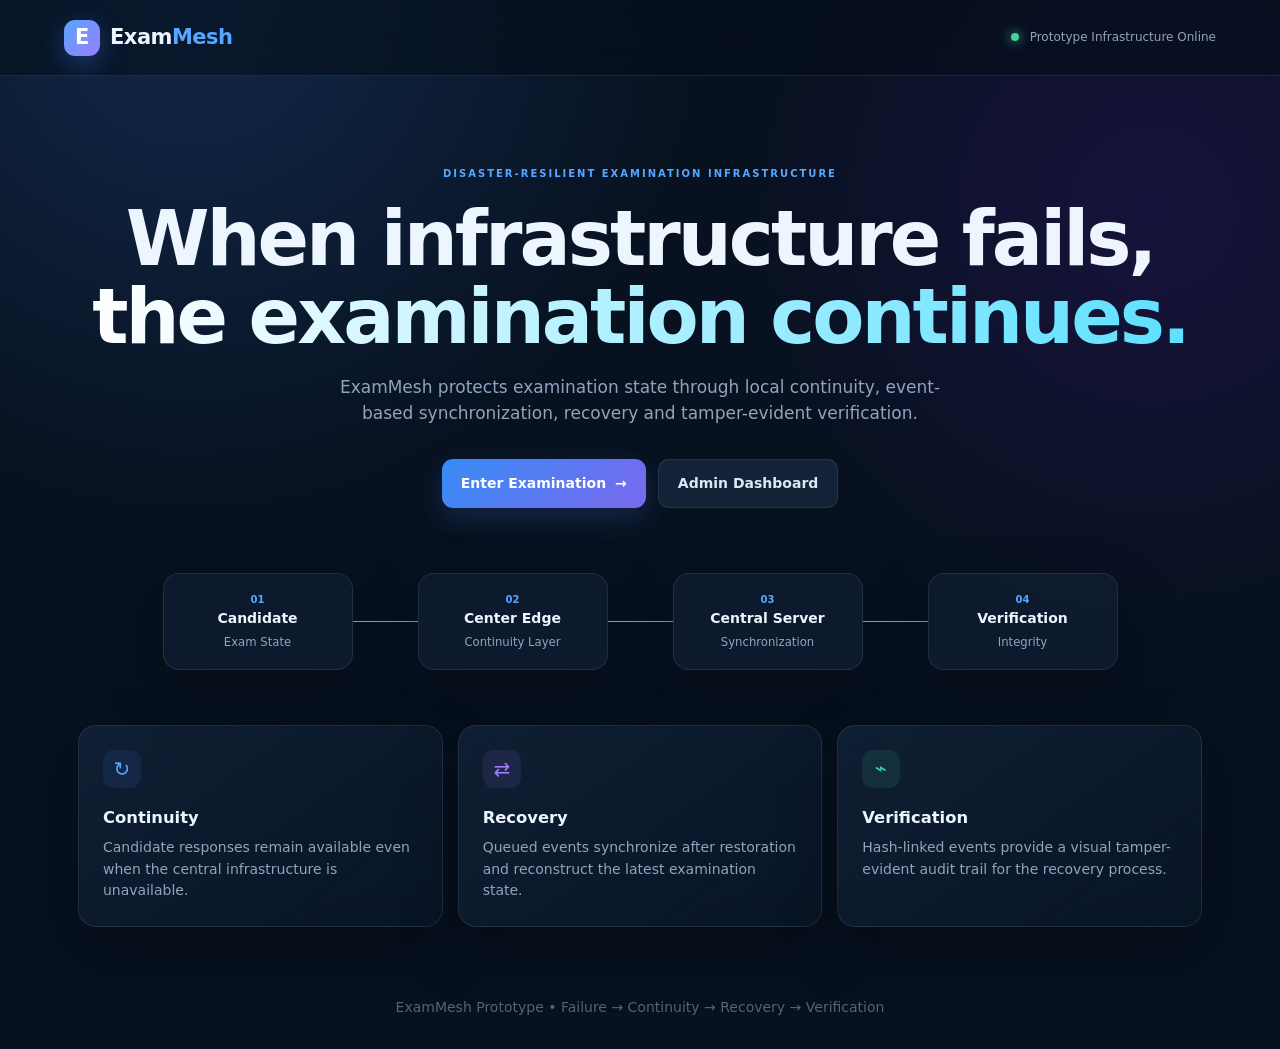
<file: index.html>
<!DOCTYPE html>
<html lang="en">
<head>
  <meta charset="UTF-8">
  <meta name="viewport" content="width=device-width, initial-scale=1.0">
  <title>ExamMesh | Resilient Examination Infrastructure</title>
  <link rel="stylesheet" href="css/style.css">
</head>
<body class="landing">
  <header class="topbar">
    <a class="brand" href="index.html">
      <span class="brand-mark">E</span>
      <span>Exam<span>Mesh</span></span>
    </a>
    <div class="top-status"><span class="dot online"></span> Prototype Infrastructure Online</div>
  </header>

  <main class="hero-wrap">
    <section class="hero">
      <div class="eyebrow">DISASTER-RESILIENT EXAMINATION INFRASTRUCTURE</div>
      <h1>When infrastructure fails,<br><span>the examination continues.</span></h1>
      <p class="hero-copy">
        ExamMesh protects examination state through local continuity, event-based synchronization,
        recovery and tamper-evident verification.
      </p>

      <div class="hero-actions">
        <a class="btn btn-primary" href="exam.html">Enter Examination <span>→</span></a>
        <a class="btn btn-secondary" href="admin.html">Admin Dashboard</a>
      </div>

      <div class="architecture">
        <div class="arch-node active"><b>01</b><strong>Candidate</strong><small>Exam State</small></div>
        <div class="arch-line"></div>
        <div class="arch-node active"><b>02</b><strong>Center Edge</strong><small>Continuity Layer</small></div>
        <div class="arch-line"></div>
        <div class="arch-node active"><b>03</b><strong>Central Server</strong><small>Synchronization</small></div>
        <div class="arch-line"></div>
        <div class="arch-node active"><b>04</b><strong>Verification</strong><small>Integrity</small></div>
      </div>
    </section>

    <section class="feature-grid">
      <article class="glass-card feature">
        <div class="icon blue">↻</div>
        <h3>Continuity</h3>
        <p>Candidate responses remain available even when the central infrastructure is unavailable.</p>
      </article>
      <article class="glass-card feature">
        <div class="icon purple">⇄</div>
        <h3>Recovery</h3>
        <p>Queued events synchronize after restoration and reconstruct the latest examination state.</p>
      </article>
      <article class="glass-card feature">
        <div class="icon green">⌁</div>
        <h3>Verification</h3>
        <p>Hash-linked events provide a visual tamper-evident audit trail for the recovery process.</p>
      </article>
    </section>
  </main>

  <footer class="footer">ExamMesh Prototype • Failure → Continuity → Recovery → Verification</footer>
</body>
</html>
</file>
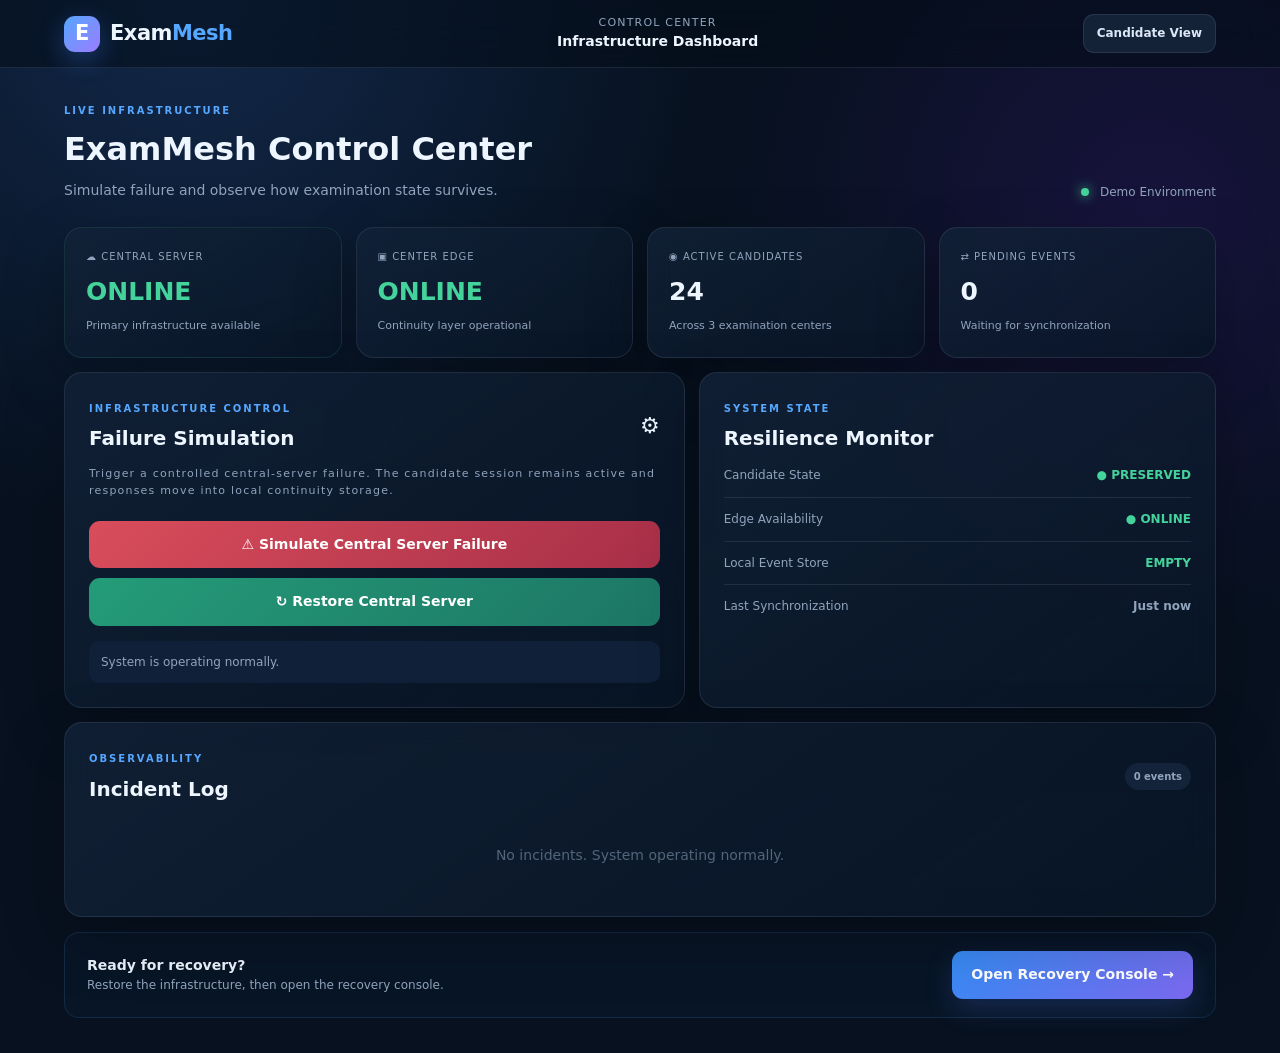
<file: admin.html>
<!DOCTYPE html>
<html lang="en">
<head>
  <meta charset="UTF-8">
  <meta name="viewport" content="width=device-width, initial-scale=1.0">
  <title>ExamMesh | Admin Control</title>
  <link rel="stylesheet" href="css/style.css">
</head>
<body>
  <header class="topbar appbar">
    <a class="brand" href="index.html"><span class="brand-mark">E</span><span>Exam<span>Mesh</span></span></a>
    <div class="page-heading"><span class="muted">CONTROL CENTER</span><strong>Infrastructure Dashboard</strong></div>
    <a class="btn btn-small btn-secondary" href="exam.html">Candidate View</a>
  </header>

  <main class="dashboard">
    <div class="dashboard-head">
      <div><div class="eyebrow">LIVE INFRASTRUCTURE</div><h1>ExamMesh Control Center</h1><p>Simulate failure and observe how examination state survives.</p></div>
      <div class="live-badge"><span class="dot online"></span> Demo Environment</div>
    </div>

    <section class="metric-grid">
      <div class="metric glass-card" id="centralCard"><span>☁ CENTRAL SERVER</span><strong id="centralStatus">ONLINE</strong><small id="centralDetail">Primary infrastructure available</small></div>
      <div class="metric glass-card"><span>▣ CENTER EDGE</span><strong class="good">ONLINE</strong><small>Continuity layer operational</small></div>
      <div class="metric glass-card"><span>◉ ACTIVE CANDIDATES</span><strong>24</strong><small>Across 3 examination centers</small></div>
      <div class="metric glass-card"><span>⇄ PENDING EVENTS</span><strong id="pendingMetric">0</strong><small>Waiting for synchronization</small></div>
    </section>

    <section class="admin-grid">
      <div class="glass-card control-card">
        <div class="section-title"><div><span class="eyebrow">INFRASTRUCTURE CONTROL</span><h2>Failure Simulation</h2></div><span class="control-icon">⚙</span></div>
        <p class="muted">Trigger a controlled central-server failure. The candidate session remains active and responses move into local continuity storage.</p>
        <button id="failureBtn" class="btn btn-danger full">⚠ Simulate Central Server Failure</button>
        <button id="restoreBtn" class="btn btn-success full">↻ Restore Central Server</button>
        <div id="controlMessage" class="control-message">System is operating normally.</div>
      </div>

      <div class="glass-card state-card">
        <div class="section-title"><div><span class="eyebrow">SYSTEM STATE</span><h2>Resilience Monitor</h2></div></div>
        <div class="state-line"><span>Candidate State</span><strong class="good">● PRESERVED</strong></div>
        <div class="state-line"><span>Edge Availability</span><strong class="good">● ONLINE</strong></div>
        <div class="state-line"><span>Local Event Store</span><strong id="eventStoreState">EMPTY</strong></div>
        <div class="state-line"><span>Last Synchronization</span><strong id="lastSync">Just now</strong></div>
      </div>
    </section>

    <section class="glass-card incident-card">
      <div class="section-title"><div><span class="eyebrow">OBSERVABILITY</span><h2>Incident Log</h2></div><span id="incidentCount" class="count-badge">0 events</span></div>
      <div id="incidentLog" class="incident-log">
        <div class="empty-log">No incidents. System operating normally.</div>
      </div>
    </section>

    <div class="next-step">
      <div><strong>Ready for recovery?</strong><span>Restore the infrastructure, then open the recovery console.</span></div>
      <a class="btn btn-primary" href="recovery.html">Open Recovery Console →</a>
    </div>
  </main>
  <script src="js/admin.js"></script>
</body>
</html>
</file>
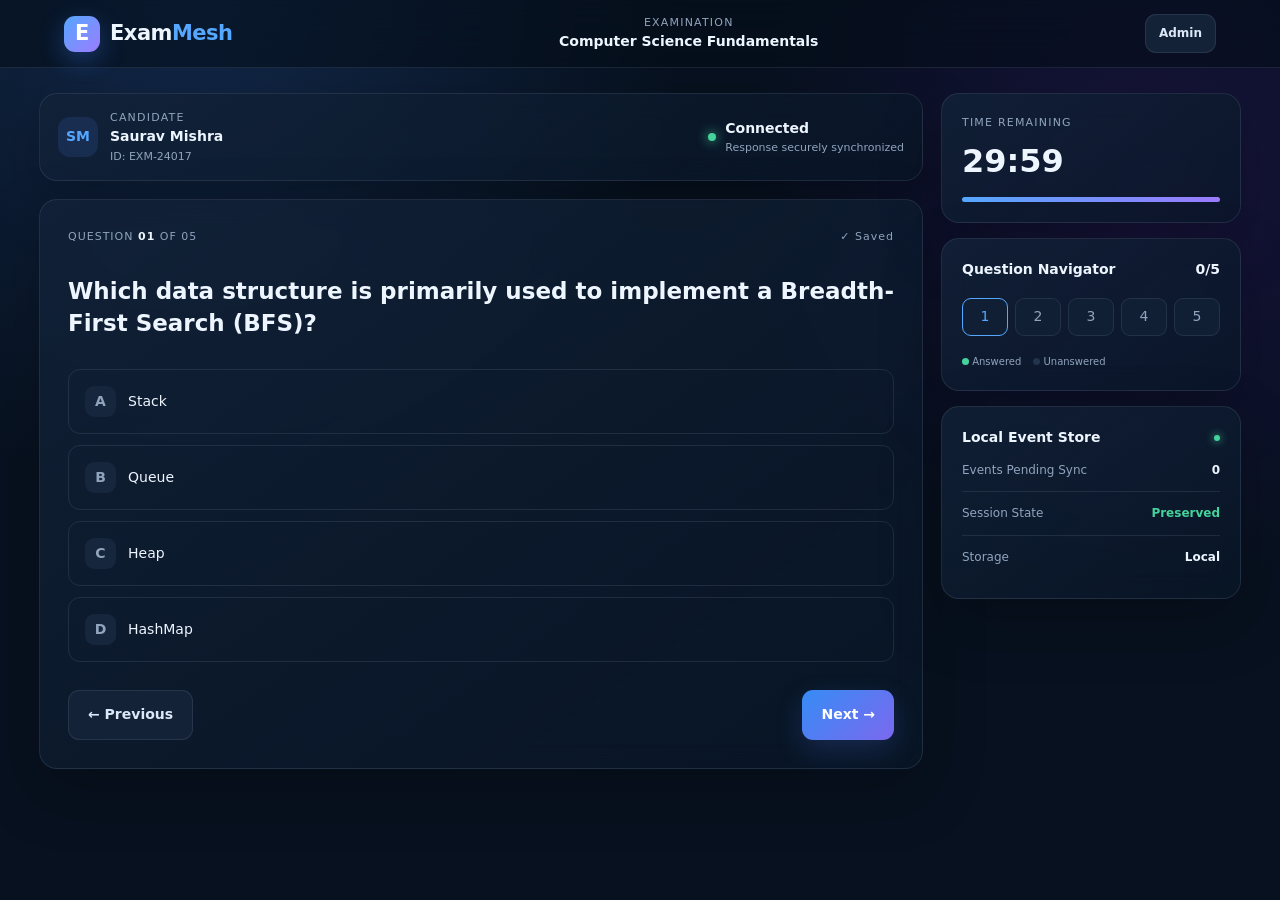
<file: exam.html>
<!DOCTYPE html>
<html lang="en">
<head>
  <meta charset="UTF-8">
  <meta name="viewport" content="width=device-width, initial-scale=1.0">
  <title>ExamMesh | Candidate Examination</title>
  <link rel="stylesheet" href="css/style.css">
</head>
<body>
  <header class="topbar appbar">
    <a class="brand" href="index.html"><span class="brand-mark">E</span><span>Exam<span>Mesh</span></span></a>
    <div class="exam-title"><span class="muted">EXAMINATION</span><strong>Computer Science Fundamentals</strong></div>
    <a class="btn btn-small btn-secondary" href="admin.html">Admin</a>
  </header>

  <div id="continuityBanner" class="continuity-banner hidden">
    <div class="warning-icon">!</div>
    <div>
      <strong>CONTINUITY MODE ACTIVE</strong>
      <p>Central server unavailable. Your responses are being stored locally and will synchronize automatically when connectivity is restored.</p>
    </div>
  </div>

  <main class="exam-layout">
    <section class="exam-main">
      <div class="candidate-strip glass-card">
        <div class="candidate">
          <div class="avatar">SM</div>
          <div><span class="muted">CANDIDATE</span><strong>Saurav Mishra</strong><small>ID: EXM-24017</small></div>
        </div>
        <div class="connection-state" id="connectionState">
          <span class="dot online"></span>
          <div><strong>Connected</strong><small>Response securely synchronized</small></div>
        </div>
      </div>

      <div class="question-card glass-card">
        <div class="question-meta">
          <span>QUESTION <b id="questionNumber">01</b> OF 05</span>
          <span id="saveText">✓ Saved</span>
        </div>
        <h2 id="questionText"></h2>
        <div id="options" class="options"></div>
        <div class="question-actions">
          <button id="prevBtn" class="btn btn-secondary">← Previous</button>
          <button id="nextBtn" class="btn btn-primary">Next →</button>
        </div>
      </div>
    </section>

    <aside class="exam-sidebar">
      <div class="glass-card timer-card">
        <span class="muted">TIME REMAINING</span>
        <strong id="timer">29:59</strong>
        <div class="timer-line"><span id="timerProgress"></span></div>
      </div>

      <div class="glass-card navigator">
        <div class="card-title"><span>Question Navigator</span><span id="answeredCount">0/5</span></div>
        <div id="questionNav" class="question-nav"></div>
        <div class="legend"><span><i class="answered"></i> Answered</span><span><i></i> Unanswered</span></div>
      </div>

      <div class="glass-card event-store">
        <div class="card-title">Local Event Store <span class="pulse-dot"></span></div>
        <div class="store-row"><span>Events Pending Sync</span><strong id="pendingEvents">0</strong></div>
        <div class="store-row"><span>Session State</span><strong class="good">Preserved</strong></div>
        <div class="store-row"><span>Storage</span><strong>Local</strong></div>
      </div>
    </aside>
  </main>
  <script src="js/exam.js"></script>
</body>
</html>
</file>
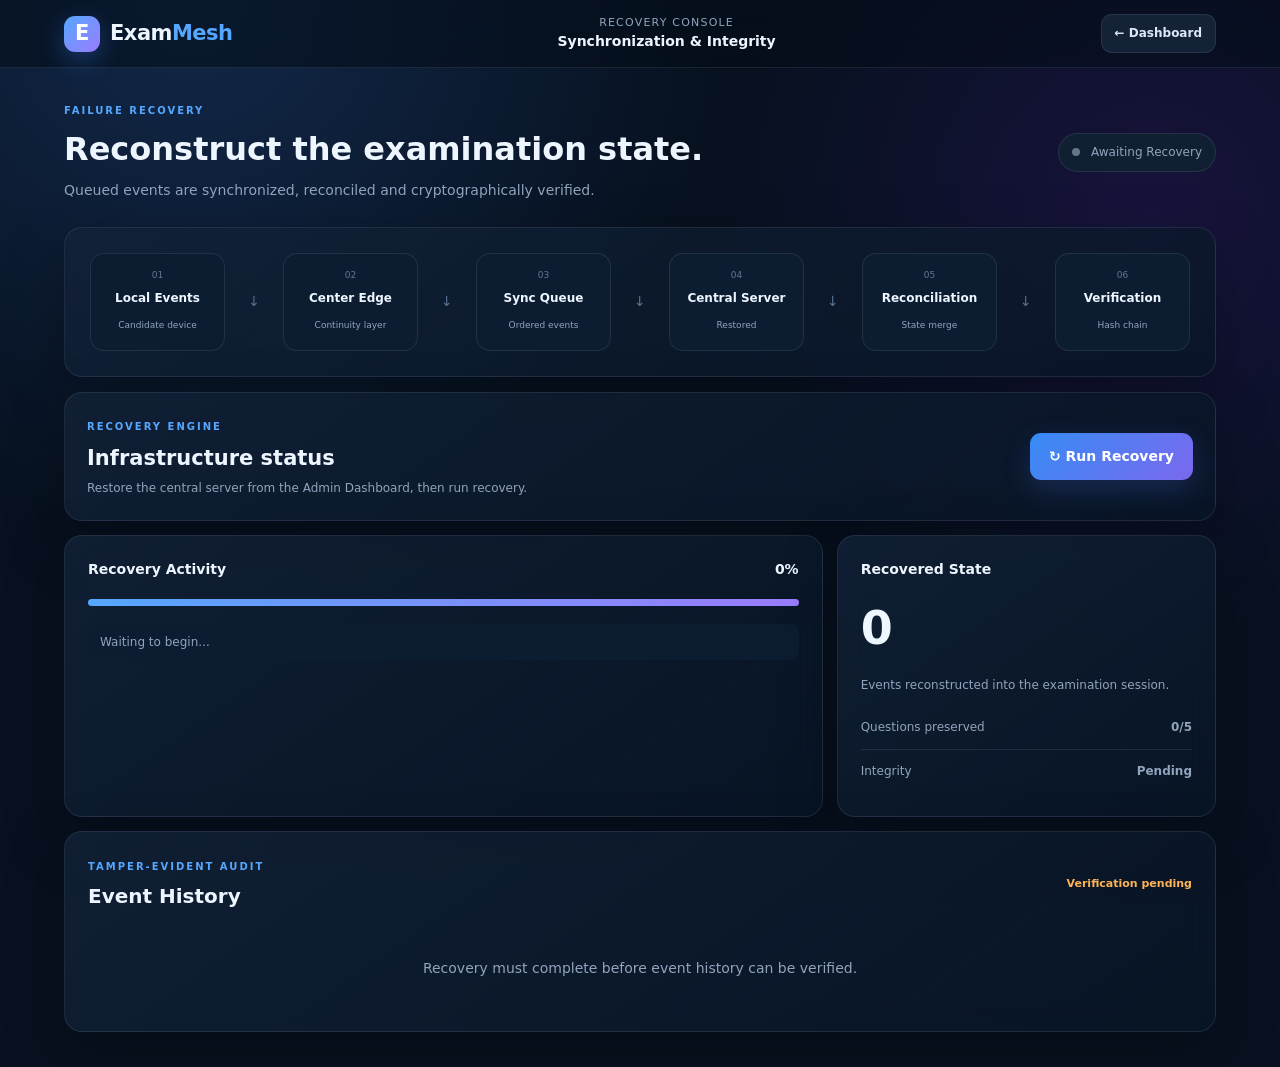
<file: recovery.html>
<!DOCTYPE html>
<html lang="en">
<head>
  <meta charset="UTF-8">
  <meta name="viewport" content="width=device-width, initial-scale=1.0">
  <title>ExamMesh | Recovery & Verification</title>
  <link rel="stylesheet" href="css/style.css">
</head>
<body>
  <header class="topbar appbar">
    <a class="brand" href="index.html"><span class="brand-mark">E</span><span>Exam<span>Mesh</span></span></a>
    <div class="page-heading"><span class="muted">RECOVERY CONSOLE</span><strong>Synchronization & Integrity</strong></div>
    <a class="btn btn-small btn-secondary" href="admin.html">← Dashboard</a>
  </header>

  <main class="recovery-page">
    <div class="dashboard-head">
      <div><div class="eyebrow">FAILURE RECOVERY</div><h1>Reconstruct the examination state.</h1><p>Queued events are synchronized, reconciled and cryptographically verified.</p></div>
      <div id="recoveryBadge" class="status-pill"><span class="dot"></span> Awaiting Recovery</div>
    </div>

    <section class="pipeline glass-card">
      <div class="pipeline-node" data-step="1"><span>01</span><strong>Local Events</strong><small>Candidate device</small></div>
      <div class="pipeline-arrow">↓</div>
      <div class="pipeline-node" data-step="2"><span>02</span><strong>Center Edge</strong><small>Continuity layer</small></div>
      <div class="pipeline-arrow">↓</div>
      <div class="pipeline-node" data-step="3"><span>03</span><strong>Sync Queue</strong><small>Ordered events</small></div>
      <div class="pipeline-arrow">↓</div>
      <div class="pipeline-node" data-step="4"><span>04</span><strong>Central Server</strong><small>Restored</small></div>
      <div class="pipeline-arrow">↓</div>
      <div class="pipeline-node" data-step="5"><span>05</span><strong>Reconciliation</strong><small>State merge</small></div>
      <div class="pipeline-arrow">↓</div>
      <div class="pipeline-node" data-step="6"><span>06</span><strong>Verification</strong><small>Hash chain</small></div>
    </section>

    <section class="recovery-controls glass-card">
      <div>
        <span class="eyebrow">RECOVERY ENGINE</span>
        <h2 id="recoveryTitle">Infrastructure status</h2>
        <p id="recoveryDescription">Restore the central server from the Admin Dashboard, then run recovery.</p>
      </div>
      <button id="recoverBtn" class="btn btn-primary">↻ Run Recovery</button>
    </section>

    <section class="recovery-grid">
      <div class="glass-card progress-card">
        <div class="card-title">Recovery Activity <span id="progressPercent">0%</span></div>
        <div class="progress-track"><span id="progressBar"></span></div>
        <div id="activityList" class="activity-list">
          <div class="activity pending">Waiting to begin...</div>
        </div>
      </div>

      <div class="glass-card recovered-card">
        <div class="card-title">Recovered State</div>
        <div class="recovered-number" id="recoveredEvents">0</div>
        <p>Events reconstructed into the examination session.</p>
        <div class="state-line"><span>Questions preserved</span><strong id="questionsRecovered">0/5</strong></div>
        <div class="state-line"><span>Integrity</span><strong id="integrityState">Pending</strong></div>
      </div>
    </section>

    <section class="glass-card audit-card">
      <div class="section-title"><div><span class="eyebrow">TAMPER-EVIDENT AUDIT</span><h2>Event History</h2></div><div id="auditStatus" class="audit-status">Verification pending</div></div>
      <div id="auditTable" class="audit-table">
        <div class="audit-empty">Recovery must complete before event history can be verified.</div>
      </div>
    </section>

    <section id="successPanel" class="success-panel hidden">
      <div class="success-icon">✓</div>
      <div><span class="eyebrow">RECOVERY COMPLETE</span><h2>Exam State Recovered</h2><p>All queued events were synchronized and the event chain passed integrity verification.</p></div>
      <a href="exam.html" class="btn btn-primary">Return to Examination →</a>
    </section>
  </main>
  <script src="js/recovery.js"></script>
</body>
</html>
</file>
<file: css/style.css>
:root{
  --bg:#07111f;--bg2:#0b1728;--card:rgba(17,31,52,.72);--border:rgba(148,163,184,.15);
  --text:#edf5ff;--muted:#91a4bd;--blue:#55a7ff;--cyan:#5de0ff;--purple:#9b7cff;
  --green:#45d39c;--orange:#ffb454;--red:#ff6874;--shadow:0 22px 60px rgba(0,0,0,.25);
}
*{box-sizing:border-box}html{scroll-behavior:smooth}body{margin:0;min-height:100vh;background:radial-gradient(circle at 15% 0%,#122849 0,transparent 35%),radial-gradient(circle at 90% 20%,#17133c 0,transparent 30%),var(--bg);color:var(--text);font:14px/1.55 Inter,Segoe UI,system-ui,sans-serif}
a{text-decoration:none;color:inherit}button{font:inherit;cursor:pointer}.topbar{height:76px;padding:0 5%;display:flex;align-items:center;justify-content:space-between;border-bottom:1px solid var(--border);background:rgba(5,13,25,.55);backdrop-filter:blur(18px);position:sticky;top:0;z-index:10}
.brand{display:flex;align-items:center;gap:10px;font-size:21px;font-weight:800;letter-spacing:-.5px}.brand>span:last-child>span{color:var(--blue)}.brand-mark{width:36px;height:36px;border-radius:11px;display:grid;place-items:center;background:linear-gradient(135deg,var(--blue),var(--purple));color:#fff;box-shadow:0 8px 24px #3b82f655;font-weight:900}
.top-status,.live-badge,.status-pill{color:var(--muted);font-size:12px}.dot{width:8px;height:8px;border-radius:50%;display:inline-block;margin-right:7px;background:#64748b}.dot.online{background:var(--green);box-shadow:0 0 12px #45d39c}.muted{color:var(--muted);font-size:11px;letter-spacing:1.2px;display:block}.hero-wrap{max-width:1180px;margin:auto;padding:90px 28px 40px}.hero{text-align:center}.eyebrow{font-size:10px;letter-spacing:2px;color:var(--blue);font-weight:800}.hero h1{font-size:clamp(42px,6vw,76px);line-height:1.03;letter-spacing:-3px;margin:18px 0}.hero h1 span{background:linear-gradient(90deg,#fff,var(--cyan));-webkit-background-clip:text;color:transparent}.hero-copy{max-width:650px;margin:0 auto;color:var(--muted);font-size:17px}.hero-actions{display:flex;justify-content:center;gap:12px;margin:32px 0 65px}.btn{border:0;border-radius:11px;padding:13px 19px;color:#fff;font-weight:700;transition:.2s;display:inline-flex;align-items:center;justify-content:center;gap:9px}.btn:hover{transform:translateY(-2px);filter:brightness(1.08)}.btn-primary{background:linear-gradient(135deg,#368cf5,#7b68ee);box-shadow:0 10px 28px #4f7df533}.btn-secondary{background:#142238;border:1px solid var(--border);color:#dce8f8}.btn-danger{background:linear-gradient(135deg,#d94d5b,#a72f48)}.btn-success{background:linear-gradient(135deg,#249c78,#1d7665)}.btn-small{padding:9px 13px;font-size:12px}.full{width:100%;margin-top:10px}.architecture{display:flex;align-items:center;justify-content:center;max-width:1050px;margin:auto}.arch-node{width:190px;padding:18px 10px;border:1px solid var(--border);border-radius:16px;background:var(--card);box-shadow:var(--shadow)}.arch-node b{display:block;color:var(--blue);font-size:10px}.arch-node strong,.arch-node small{display:block}.arch-node small{color:var(--muted);margin-top:3px}.arch-line{height:1px;width:65px;background:linear-gradient(90deg,var(--blue),var(--purple))}.feature-grid{display:grid;grid-template-columns:repeat(3,1fr);gap:15px;margin-top:55px}.glass-card{background:linear-gradient(145deg,rgba(18,34,56,.82),rgba(9,22,39,.75));border:1px solid var(--border);border-radius:18px;box-shadow:var(--shadow);backdrop-filter:blur(14px)}.feature{padding:24px}.feature h3{margin:17px 0 7px}.feature p{color:var(--muted);margin:0}.icon{width:38px;height:38px;border-radius:11px;display:grid;place-items:center;font-size:20px}.icon.blue{background:#3188f51a;color:var(--blue)}.icon.purple{background:#9b7cff1a;color:var(--purple)}.icon.green{background:#45d39c1a;color:var(--green)}.footer{text-align:center;color:#52647c;padding:30px}.appbar{height:68px}.exam-title,.page-heading{text-align:center}.exam-title strong,.page-heading strong{display:block}.exam-layout{max-width:1250px;margin:25px auto;padding:0 24px;display:grid;grid-template-columns:1fr 300px;gap:18px}.candidate-strip{padding:15px 18px;display:flex;justify-content:space-between;align-items:center;margin-bottom:18px}.candidate{display:flex;gap:12px;align-items:center}.avatar{width:40px;height:40px;border-radius:12px;display:grid;place-items:center;background:#4f7df522;color:var(--blue);font-weight:800}.candidate strong,.candidate small,.connection-state strong,.connection-state small{display:block}.candidate small,.connection-state small{color:var(--muted);font-size:11px}.connection-state{display:flex;align-items:center}.connection-state .dot{margin-right:9px}.question-card{padding:28px}.question-meta{display:flex;justify-content:space-between;color:var(--muted);font-size:11px;letter-spacing:1px}.question-meta b{color:var(--text)}.question-card h2{font-size:23px;line-height:1.4;margin:30px 0}.options{display:grid;gap:11px}.option{padding:16px;border:1px solid var(--border);border-radius:12px;display:flex;gap:12px;align-items:center;cursor:pointer;transition:.18s}.option:hover{border-color:#55a7ff66;background:#55a7ff08}.option.selected{border-color:var(--blue);background:#55a7ff12}.option-letter{width:31px;height:31px;border-radius:9px;display:grid;place-items:center;background:#15263d;color:var(--muted);font-weight:800}.selected .option-letter{background:var(--blue);color:white}.question-actions{display:flex;justify-content:space-between;margin-top:28px}.timer-card,.navigator,.event-store{padding:20px;margin-bottom:15px}.timer-card>strong{font-size:32px;display:block;margin:6px 0 10px}.timer-line,.progress-track{height:5px;border-radius:9px;background:#16263a;overflow:hidden}.timer-line span,.progress-track span{height:100%;display:block;background:linear-gradient(90deg,var(--blue),var(--purple));width:100%;transition:.4s}.card-title,.section-title{display:flex;align-items:center;justify-content:space-between;font-weight:700}.question-nav{display:grid;grid-template-columns:repeat(5,1fr);gap:7px;margin:18px 0}.question-nav button{height:38px;border-radius:9px;border:1px solid var(--border);background:#101f34;color:var(--muted)}.question-nav button.current{border-color:var(--blue);color:var(--blue)}.question-nav button.answered{background:#45d39c18;border-color:#45d39c55;color:var(--green)}.legend{display:flex;gap:12px;color:var(--muted);font-size:10px}.legend i{width:7px;height:7px;border-radius:50%;display:inline-block;background:#22344c}.legend i.answered{background:var(--green)}.store-row,.state-line{display:flex;justify-content:space-between;padding:12px 0;border-bottom:1px solid var(--border);color:var(--muted);font-size:12px}.store-row:last-child,.state-line:last-child{border:0}.store-row strong{color:var(--text)}.good{color:var(--green)!important}.pulse-dot{width:6px;height:6px;border-radius:50%;background:var(--green);box-shadow:0 0 9px var(--green)}.continuity-banner{margin:15px auto 0;max-width:1250px;padding:14px 18px;border-radius:14px;border:1px solid #ffb45455;background:#ffb45410;display:flex;gap:12px;align-items:center}.continuity-banner p{margin:2px 0 0;color:#c7bda8;font-size:12px}.warning-icon{width:30px;height:30px;border-radius:9px;background:#ffb45422;color:var(--orange);display:grid;place-items:center;font-weight:900}.hidden{display:none!important}.dashboard,.recovery-page{max-width:1200px;margin:auto;padding:35px 24px}.dashboard-head{display:flex;justify-content:space-between;align-items:flex-end;margin-bottom:25px}.dashboard-head h1{font-size:32px;margin:6px 0}.dashboard-head p{color:var(--muted);margin:0}.metric-grid{display:grid;grid-template-columns:repeat(4,1fr);gap:14px}.metric{padding:21px}.metric span{display:block;color:var(--muted);font-size:10px;letter-spacing:1px}.metric strong{font-size:25px;display:block;margin:9px 0 2px}.metric small{color:var(--muted);font-size:11px}.admin-grid{display:grid;grid-template-columns:1.2fr 1fr;gap:14px;margin-top:14px}.control-card,.state-card,.incident-card{padding:24px}.section-title h2{margin:5px 0 0;font-size:20px}.control-icon{font-size:22px}.control-card>p{color:var(--muted);max-width:600px}.control-message{padding:12px;margin-top:15px;border-radius:10px;background:#102038;color:var(--muted);font-size:12px}.incident-card{margin-top:14px}.count-badge{font-size:10px;color:var(--muted);background:#13243a;padding:6px 9px;border-radius:20px}.incident-log{margin-top:15px}.log-row{display:grid;grid-template-columns:80px 25px 1fr;padding:11px;border-bottom:1px solid var(--border);font-size:12px}.log-row time{color:#5f748f}.log-row .sev{color:var(--orange)}.empty-log{padding:25px;text-align:center;color:#53657b}.next-step{margin-top:15px;padding:18px 22px;border:1px solid #55a7ff25;background:#55a7ff08;border-radius:15px;display:flex;justify-content:space-between;align-items:center}.next-step span{display:block;color:var(--muted);font-size:12px}.recovery-page .dashboard-head{align-items:center}.pipeline{padding:25px;display:flex;align-items:center;justify-content:space-between;gap:10px}.pipeline-node{width:135px;text-align:center;padding:15px 8px;border:1px solid var(--border);border-radius:14px;background:#0d1d31;transition:.3s}.pipeline-node span{display:block;color:#637792;font-size:9px}.pipeline-node strong{display:block;font-size:12px;margin:6px 0}.pipeline-node small{color:var(--muted);font-size:9px}.pipeline-node.active{border-color:var(--blue);background:#55a7ff0c;box-shadow:0 0 25px #55a7ff12}.pipeline-node.complete{border-color:#45d39c77;background:#45d39c0d}.pipeline-arrow{color:#58718e}.recovery-controls{padding:22px;margin-top:15px;display:flex;justify-content:space-between;align-items:center}.recovery-controls h2{margin:5px 0}.recovery-controls p{margin:0;color:var(--muted);font-size:12px}.recovery-grid{display:grid;grid-template-columns:1.4fr .7fr;gap:14px;margin-top:14px}.progress-card,.recovered-card,.audit-card{padding:23px}.progress-track{margin:18px 0;height:7px}.activity-list{display:grid;gap:7px}.activity{padding:9px 12px;border-radius:9px;background:#0d1d31;color:var(--muted);font-size:12px}.activity.done{color:var(--green);background:#45d39c0b}.activity.running{color:var(--blue);background:#55a7ff0b}.recovered-number{font-size:46px;font-weight:800;margin-top:12px}.recovered-card p{color:var(--muted);font-size:12px}.status-pill{padding:9px 13px;border-radius:20px;border:1px solid var(--border);background:#111f33}.status-pill.success{color:var(--green);border-color:#45d39c55}.audit-card{margin-top:14px}.audit-status{font-size:11px;color:var(--orange)}.audit-status.valid{color:var(--green)}.audit-table{margin-top:18px}.audit-row{display:grid;grid-template-columns:65px 100px 1fr 1fr 90px;gap:10px;padding:14px 10px;border-bottom:1px solid var(--border);font-size:11px;align-items:center}.audit-head{color:var(--muted);font-size:9px;text-transform:uppercase;letter-spacing:1px}.hash{font-family:monospace;color:#9fb2ca}.verified{color:var(--green);font-weight:700}.audit-empty{padding:28px;text-align:center;color:var(--muted)}.success-panel{margin-top:15px;padding:25px;border:1px solid #45d39c55;background:linear-gradient(90deg,#45d39c0c,#55a7ff08);border-radius:17px;display:flex;align-items:center;gap:18px}.success-panel h2{margin:3px 0}.success-panel p{margin:0;color:var(--muted);font-size:12px}.success-icon{width:48px;height:48px;border-radius:14px;display:grid;place-items:center;background:#45d39c20;color:var(--green);font-size:24px}
@media(max-width:900px){.metric-grid{grid-template-columns:repeat(2,1fr)}.exam-layout,.admin-grid,.recovery-grid{grid-template-columns:1fr}.pipeline{overflow:auto;justify-content:flex-start}.arch-node{width:140px}.feature-grid{grid-template-columns:1fr}.dashboard-head{align-items:flex-start;gap:15px;flex-direction:column}}
@media(max-width:600px){.top-status,.exam-title,.page-heading{display:none}.hero-wrap{padding-top:55px}.hero h1{letter-spacing:-1.5px}.hero-actions{flex-direction:column}.architecture{flex-direction:column}.arch-line{height:25px;width:1px}.metric-grid{grid-template-columns:1fr}.question-card{padding:20px}.candidate-strip{align-items:flex-start;gap:15px;flex-direction:column}.next-step,.recovery-controls,.success-panel{flex-direction:column;align-items:flex-start}.audit-row{grid-template-columns:45px 70px 1fr}.audit-row>div:nth-child(4){display:none}}
</file>
